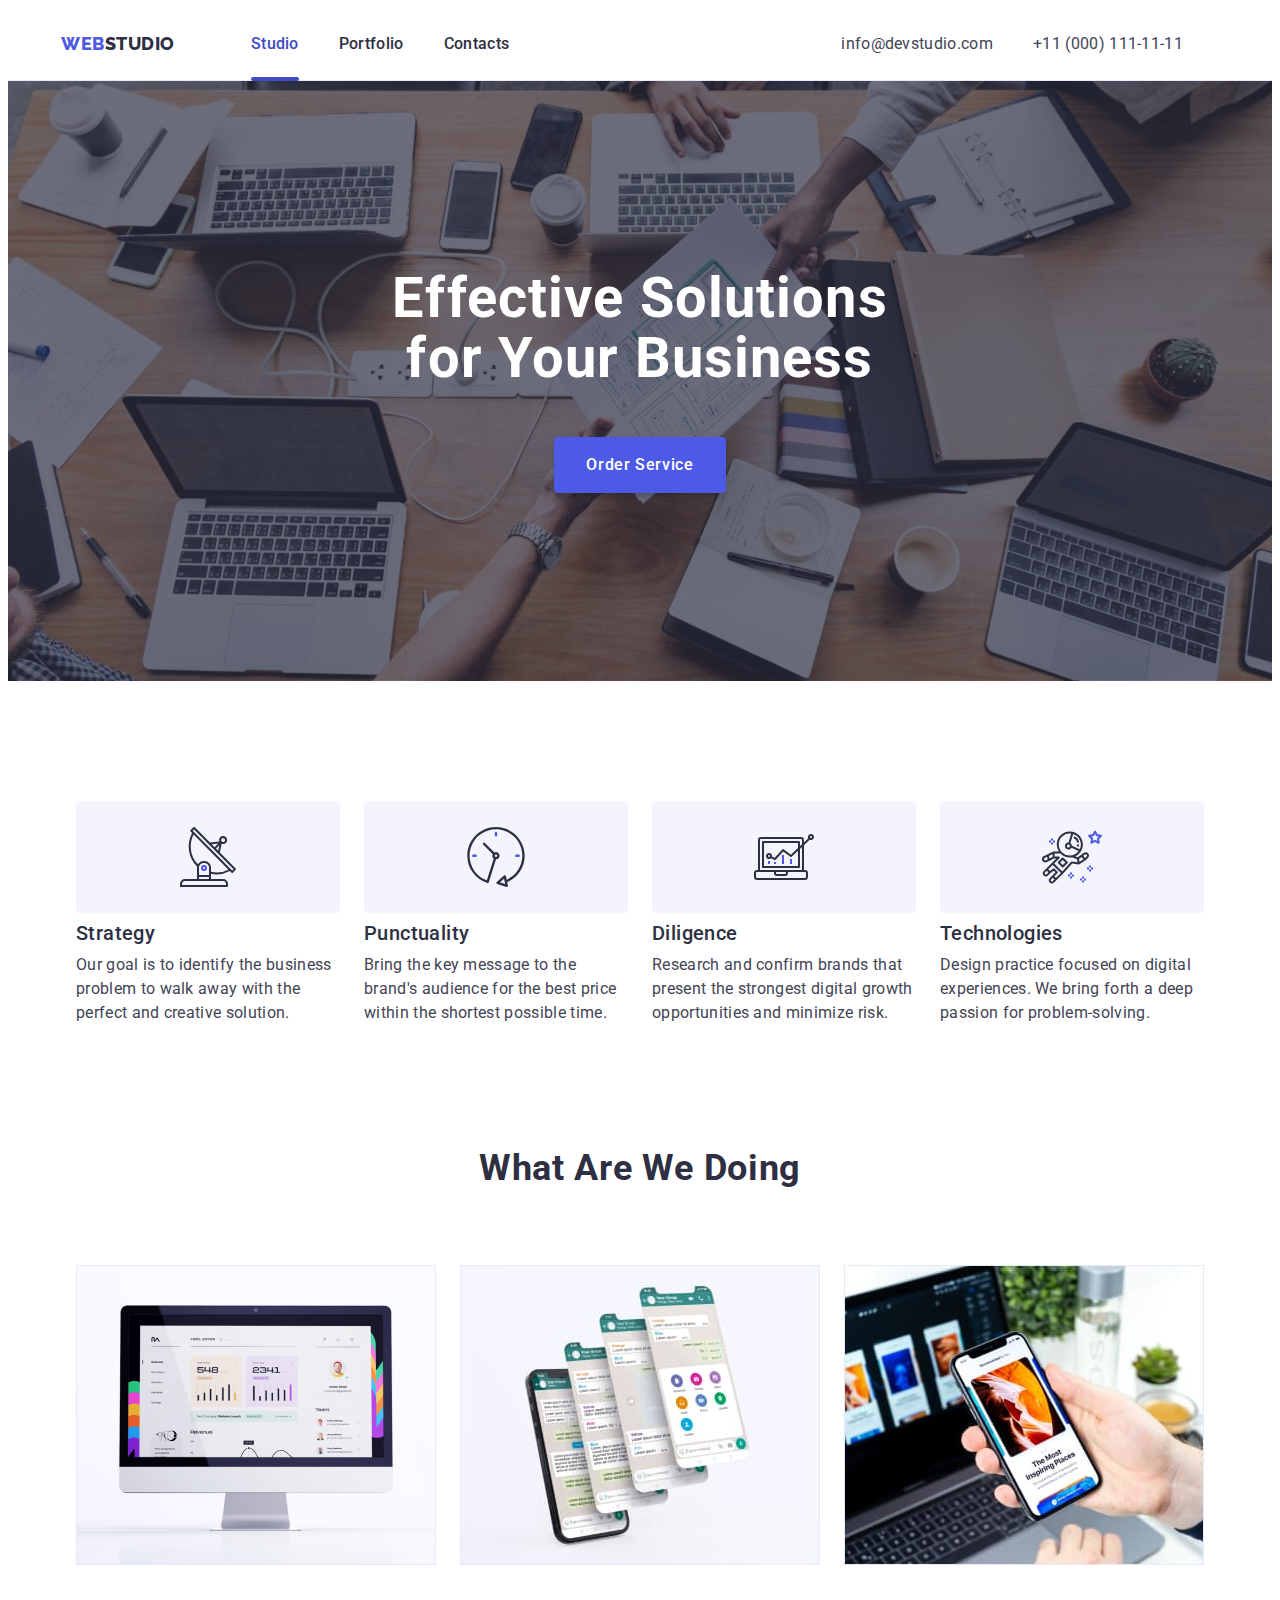
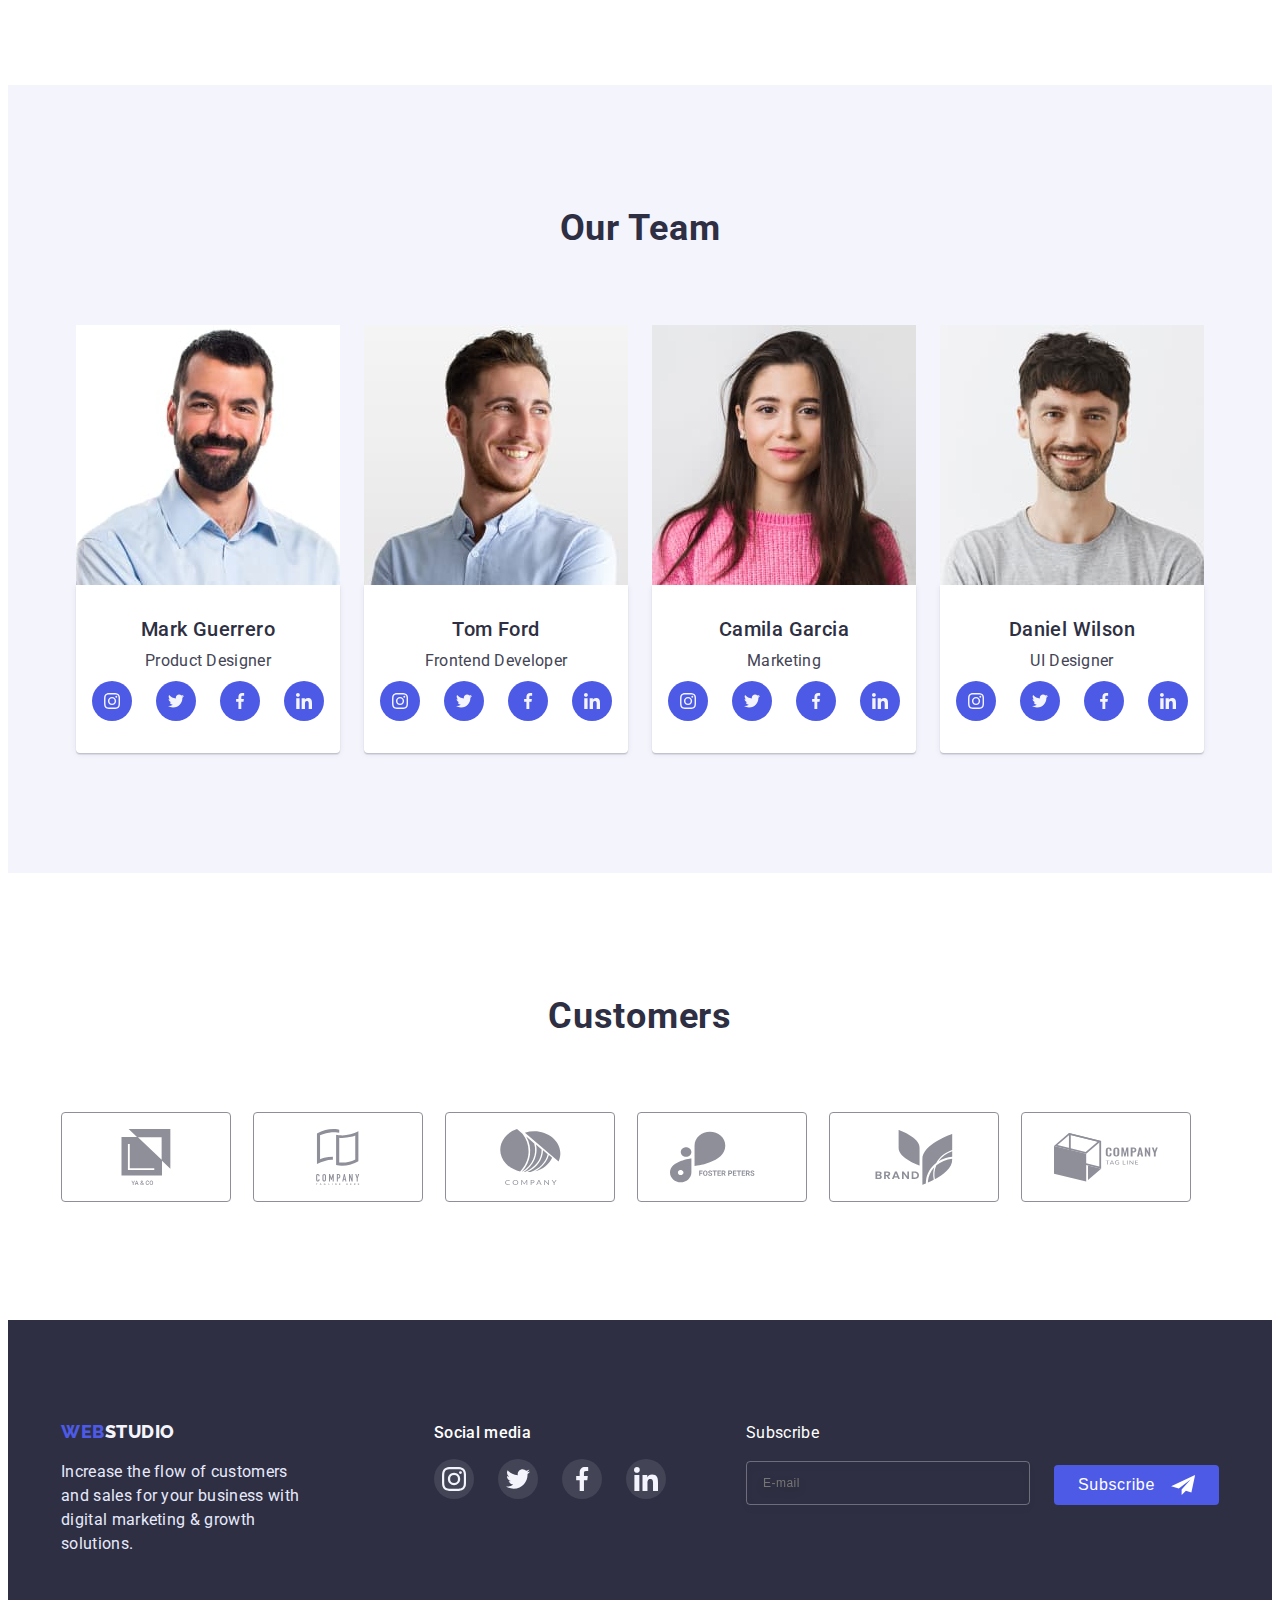
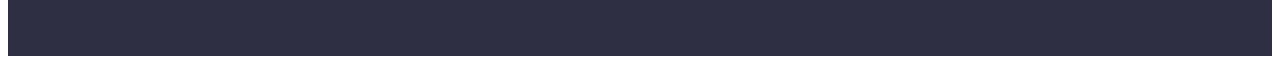
<file: index.html>
<!DOCTYPE html>
<html lang="en">
  <head>
    <meta charset="UTF-8" />
    <meta http-equiv="X-UA-Compatible" content="IE=edge" />
    <meta name="viewport" content="width=device-width, initial-scale=1.0" />
    <title>Webstudio</title>
    <link rel="preconnect" href="https://fonts.googleapis.com" />
    <link rel="preconnect" href="https://fonts.gstatic.com" crossorigin />
    <link
      href="https://fonts.googleapis.com/css2?family=Raleway:wght@800&family=Roboto:wght@400;500;700&display=swap"
      rel="stylesheet"
    />
    <link
      rel="stylesheet"
      href="https://cdnjs.cloudflare.com/ajax/libs/modern-normalize/1.1.0/modern-normalize.min.css"
      integrity="sha512-wpPYUAdjBVSE4KJnH1VR1HeZfpl1ub8YT/NKx4PuQ5NmX2tKuGu6U/JRp5y+Y8XG2tV+wKQpNHVUX03MfMFn9Q=="
      crossorigin="anonymous"
      referrerpolicy="no-referrer"
    />
    <link rel="stylesheet" href="./css/styles.css" />
  </head>

  <body>
    <header class="header">
      <div class="container header-container">
        <nav class="header-nav">
          <a href="./index.html" class="logo-link link"
            ><span class="accent">WEB</span>STUDIO</a
          >
          <ul class="header-list list">
            <li class="header-item">
              <a href="./index.html" class="header-link link current">Studio</a>
            </li>
            <li class="header-item">
              <a href="./porfolio.html" class="header-link link">Portfolio</a>
            </li>
            <li class="header-item">
              <a href="#Contacts" class="header-link link">Contacts</a>
            </li>
          </ul>
        </nav>

        <address>
          <ul class="header-address">
            <li class="list">
              <a href="mailto:info@devstudio.com" class="contact link"
                >info@devstudio.com</a
              >
            </li>
            <li class="list">
              <a href="tel:+110001111111" class="contact link"
                >+11 (000) 111-11-11</a
              >
            </li>
          </ul>
        </address>
      </div>
    </header>

    <main>
      <section class="hero section">
        <div class="container hero-container">
          <h1 class="hero-title">Effective Solutions for Your Business</h1>
        </div>
        <!--Открыть модальное окно-->

        <button type="button" class="hero-btn" data-modal-open>
          Order Service
        </button>
      </section>

      <!--section about-->

      <section class="section about">
        <div class="container">
          <h2 class="visually-hidden">Feature</h2>

          <ul class="section-list list">
            <li class="section-item">
              <div class="section-item-pics">
                <svg class="section-icons-pics">
                  <use href="./images/icons.svg#icon-antenna"></use>
                </svg>
              </div>
              <h3 class="section-subtitle">Strategy</h3>
              <p class="section-text">
                Our goal is to identify the business problem to walk away with
                the perfect and creative solution.
              </p>
            </li>
            <li class="section-item">
              <div class="section-item-pics">
                <svg class="section-icons-pics">
                  <use href="./images/icons.svg#icon-clock"></use>
                </svg>
              </div>
              <h3 class="section-subtitle">Punctuality</h3>
              <p class="section-text">
                Bring the key message to the brand's audience for the best price
                within the shortest possible time.
              </p>
            </li>
            <li class="section-item">
              <div class="section-item-pics">
                <svg class="section-icons-pics">
                  <use href="./images/icons.svg#icon-diagram"></use>
                </svg>
              </div>
              <h3 class="section-subtitle">Diligence</h3>
              <p class="section-text">
                Research and confirm brands that present the strongest digital
                growth opportunities and minimize risk.
              </p>
            </li>
            <li class="section-item">
              <div class="section-item-pics">
                <svg class="section-icons-pics">
                  <use href="./images/icons.svg#icon-astronaut"></use>
                </svg>
              </div>
              <h3 class="section-subtitle">Technologies</h3>
              <p class="section-text">
                Design practice focused on digital experiences. We bring forth a
                deep passion for problem-solving.
              </p>
            </li>
          </ul>
        </div>
      </section>

      <!-- section-what we are doing -->

      <section class="section">
        <div class="container">
          <h2 class="section-title">What are we doing</h2>
          <ul class="section-list">
            <li class="section-item-pictures list">
              <img
                src="./images/whatwearedoing1.jpg"
                alt="imac desktop"
                width="360"
                height="300"
              />
            </li>
            <li class="section-item-pictures list">
              <img
                src="./images/whatwearedoing2.jpg"
                alt="four iphone screens "
                width="360"
                height="300"
              />
            </li>
            <li class="section-item-pictures list">
              <img
                src="./images/whatwearedoing3.jpg"
                alt="iphone in hand and laptop on the table"
                width="360"
                height="300"
              />
            </li>
          </ul>
        </div>
      </section>

      <!-- section-our-team -->

      <section class="section-our-team">
        <div class="container">
          <h2 class="section-title">Our Team</h2>
          <ul class="section-list list">
            <li class="section-item">
              <img
                src="./images/ourteam1.jpg"
                alt="smiling man with beard"
                width="264"
                height="260"
              />
              <div class="our-team-container">
                <h3 class="section-subtitle">Mark Guerrero</h3>
                <p class="section-text">Product Designer</p>

                <ul class="soc-list list">
                  <li class="soc-item">
                    <a href="" class="soc-link link">
                      <svg class="soc-icon" width="16" height="16">
                        <use href="./images/icons.svg#icon-instagram"></use>
                      </svg>
                    </a>
                  </li>
                  <li class="soc-item">
                    <a href="" class="soc-link link">
                      <svg class="soc-icon" width="16" height="16">
                        <use href="./images/icons.svg#icon-twitter"></use>
                      </svg>
                    </a>
                  </li>
                  <li class="soc-item">
                    <a href="" class="soc-link link">
                      <svg class="soc-icon" width="16" height="16">
                        <use href="./images/icons.svg#icon-facebook"></use>
                      </svg>
                    </a>
                  </li>
                  <li class="soc-item">
                    <a href="" class="soc-link link">
                      <svg class="soc-icon" width="16" height="16">
                        <use href="./images/icons.svg#icon-linkedin"></use>
                      </svg>
                    </a>
                  </li>
                </ul>
              </div>
            </li>
            <li class="section-item">
              <img
                src="./images/ourteam2.jpg"
                alt="smiling young man looks in side"
                width="264"
                height="260"
              />
              <div class="our-team-container">
                <h3 class="section-subtitle">Tom Ford</h3>
                <p class="section-text">Frontend Developer</p>
                <ul class="soc-list list">
                  <li class="soc-item">
                    <a href="" class="soc-link link">
                      <svg class="soc-icon" width="16" height="16">
                        <use href="./images/icons.svg#icon-instagram"></use>
                      </svg>
                    </a>
                  </li>
                  <li class="soc-item">
                    <a href="" class="soc-link link">
                      <svg class="soc-icon" width="16" height="16">
                        <use href="./images/icons.svg#icon-twitter"></use>
                      </svg>
                    </a>
                  </li>
                  <li class="soc-item">
                    <a href="" class="soc-link link">
                      <svg class="soc-icon" width="16" height="16">
                        <use href="./images/icons.svg#icon-facebook"></use>
                      </svg>
                    </a>
                  </li>
                  <li class="soc-item">
                    <a href="" class="soc-link link">
                      <svg class="soc-icon" width="16" height="16">
                        <use href="./images/icons.svg#icon-linkedin"></use>
                      </svg>
                    </a>
                  </li>
                </ul>
              </div>
            </li>
            <li class="section-item">
              <img
                src="./images/ourteam3.jpg"
                alt="young woman in pink sweater"
                width="264"
                height="260"
              />
              <div class="our-team-container">
                <h3 class="section-subtitle">Camila Garcia</h3>
                <p class="section-text">Marketing</p>
                <ul class="soc-list list">
                  <li class="soc-item">
                    <a href="" class="soc-link link">
                      <svg class="soc-icon" width="16" height="16">
                        <use href="./images/icons.svg#icon-instagram"></use>
                      </svg>
                    </a>
                  </li>
                  <li class="soc-item">
                    <a href="" class="soc-link link">
                      <svg class="soc-icon" width="16" height="16">
                        <use href="./images/icons.svg#icon-twitter"></use>
                      </svg>
                    </a>
                  </li>
                  <li class="soc-item">
                    <a href="" class="soc-link link">
                      <svg class="soc-icon" width="16" height="16">
                        <use href="./images/icons.svg#icon-facebook"></use>
                      </svg>
                    </a>
                  </li>
                  <li class="soc-item">
                    <a href="" class="soc-link link">
                      <svg class="soc-icon" width="16" height="16">
                        <use href="./images/icons.svg#icon-linkedin"></use>
                      </svg>
                    </a>
                  </li>
                </ul>
              </div>
            </li>
            <li class="section-item">
              <img
                src="./images/ourteam4.jpg"
                alt="smiling young man"
                width="264"
                height="260"
              />
              <div class="our-team-container">
                <h3 class="section-subtitle">Daniel Wilson</h3>
                <p class="section-text">UI Designer</p>
                <ul class="soc-list list">
                  <li class="soc-item">
                    <a href="" class="soc-link link">
                      <svg class="soc-icon" width="16" height="16">
                        <use href="./images/icons.svg#icon-instagram"></use>
                      </svg>
                    </a>
                  </li>
                  <li class="soc-item">
                    <a href="" class="soc-link link">
                      <svg class="soc-icon" width="16" height="16">
                        <use href="./images/icons.svg#icon-twitter"></use>
                      </svg>
                    </a>
                  </li>
                  <li class="soc-item">
                    <a href="" class="soc-link link">
                      <svg class="soc-icon" width="16" height="16">
                        <use href="./images/icons.svg#icon-facebook"></use>
                      </svg>
                    </a>
                  </li>
                  <li class="soc-item">
                    <a href="" class="soc-link link">
                      <svg class="soc-icon" width="16" height="16">
                        <use href="./images/icons.svg#icon-linkedin"></use>
                      </svg>
                    </a>
                  </li>
                </ul>
              </div>
            </li>
          </ul>
        </div>
      </section>

      <!-- section-clients -->

      <section class="clients section">
        <div class="container">
          <h2 class="section-title">Customers</h2>
          <ul class="clients-list list">
            <li class="clients-items">
              <a href="" class="clients-link link">
                <svg class="clients-icon" width="104" height="56">
                  <use href="./images/icons.svg#icon-logo1"></use>
                </svg>
              </a>
            </li>
            <li class="clients-items">
              <a href="" class="clients-link link"
                ><svg class="clients-icon" width="104" height="56">
                  <use href="./images/icons.svg#icon-logo2"></use>
                </svg>
              </a>
            </li>
            <li class="clients-items">
              <a href="" class="clients-link link">
                <svg class="clients-icon" width="104" height="56">
                  <use href="./images/icons.svg#icon-logo3"></use>
                </svg>
              </a>
            </li>
            <li class="clients-items">
              <a href="" class="clients-link link"
                ><svg class="clients-icon" width="104" height="56">
                  <use href="./images/icons.svg#icon-logo4"></use>
                </svg>
              </a>
            </li>
            <li class="clients-items">
              <a href="" class="clients-link link"
                ><svg class="clients-icon" width="104" height="56">
                  <use href="./images/icons.svg#icon-logo5"></use>
                </svg>
              </a>
            </li>
            <li class="clients-items">
              <a href="" class="clients-link link"
                ><svg class="clients-icon" width="104" height="56">
                  <use href="./images/icons.svg#icon-logo6"></use>
                </svg>
              </a>
            </li>
          </ul>
        </div>
      </section>
    </main>

    <footer class="footer">
      <div class="container footer-container">
        <div class="footer-logo-section">
          <a href="./index.html" class="footer-logo-link link"
            ><span class="accent">WEB</span>STUDIO</a
          >
          <p class="footer-subtitle">
            Increase the flow of customers and sales for your business with
            digital marketing & growth solutions.
          </p>
        </div>
        <div class="footer-soc-icons">
          <h3 class="footer-section">Social media</h3>
          <ul class="footer-soc-list list">
            <li class="footer-soc-item">
              <a href="" class="footer-soc-link link">
                <svg class="footer-soc-icon" width="24" height="24">
                  <use href="./images/icons.svg#icon-instagram"></use>
                </svg>
              </a>
            </li>
            <li class="footer-soc-item">
              <a href="" class="footer-soc-link link">
                <svg class="footer-soc-icon" width="24" height="24">
                  <use href="./images/icons.svg#icon-twitter"></use>
                </svg>
              </a>
            </li>
            <li class="footer-soc-item">
              <a href="" class="footer-soc-link link">
                <svg class="footer-soc-icon" width="24" height="24">
                  <use href="./images/icons.svg#icon-facebook"></use>
                </svg>
              </a>
            </li>
            <li class="footer-soc-item">
              <a href="" class="footer-soc-link link">
                <svg class="footer-soc-icon" width="24" height="24">
                  <use href="./images/icons.svg#icon-linkedin"></use>
                </svg>
              </a>
            </li>
          </ul>
        </div>
          <form class="online-form">
            <div class="footer-online">
              <div class="subscribe-form">
                <label for="subscribe" class="footer-online-form">Subscribe</label>
                <input 
              type="email" 
              name="subscribe" 
              id="subscribe" 
              class="modal-input-online" placeholder="E-mail"></input>
              </div>
            
            <button type="submit" class="footer-btn">
            Subscribe
              <svg class="footer-btn-icon" width="" height="">
              <use href="./images/icons.svg#icon-send"></use>
              </svg>
            </button>
            </div>
          </form>
      </div>
    </footer>

    <!--Подключить модальное окно-->

    <div class="backdrop is-hidden" data-modal>
      <div class="modal">
        <button class="modal-close" data-modal-close type="button">
          <svg class="modal-close-icon" width="8" height="8">
            <use href="./images/icons.svg#icon-close1"></use>
          </svg>
        </button>
        <p class="modal-title">Leave your contacts and we will call you back</p>
        <form class="modal-form">
          <div class="modal-field">
          <label for="name" class="modal-input-title">Name</label>
            <div class="input-wrap">
              <input type="text" name="name" id="name" class="modal-input"></input>
              <svg class="modal-input-icon" width="18" height="18">
              <use href="./images/icons.svg#icon-person"></use>
              </svg>
            </div>
          </div>
          <div class="modal-field">
          <label for="phone" class="modal-input-title">Phone</label>
            <div class="input-wrap">
              <input type="tel" name="phone" id="phone" class="modal-input"></input>
              <svg class="modal-input-icon" width="18" height="18">
              <use href="./images/icons.svg#icon-phone"></use>
              </svg>
            </div>
          </div>
          <div class="modal-field">
          <label for="email" class="modal-input-title">Email</label>
            <div class="input-wrap">
              <input type="email" name="email" id="email" class="modal-input"></input>
              <svg class="modal-input-icon" width="18" height="18">
              <use href="./images/icons.svg#icon-email"></use>
              </svg>
            </div>
          </div>
          <div class="modal-field-commt">
          <label for="user-text" class="modal-input-title">Comment</label>
            <textarea class="modal-commt" name="user-text" id="user-text" cols="30" rows="10" placeholder="Text input"></textarea>
          
          </div>
          <div class="modal-field-agr modal-field">
              <input 
              type="checkbox" 
              name="policy" 
              id="policy" 
              class="modal-check visually-hidden" 
              value="true"
              required></input>
              <label for="policy" class="modal-policy">   I accept the terms and conditions of the <span class="accent"> Privacy Policy</span>
              </label>
              
          </div>
          <div class="modal-field-btn">
          <button type="submit" class="input-btn input-btn-text">
            Send
          </button>
          </div>

        </form>
      </div>
    </div>

    <script src="./js/modal.js"></script>
  </body>
</html>
</file>
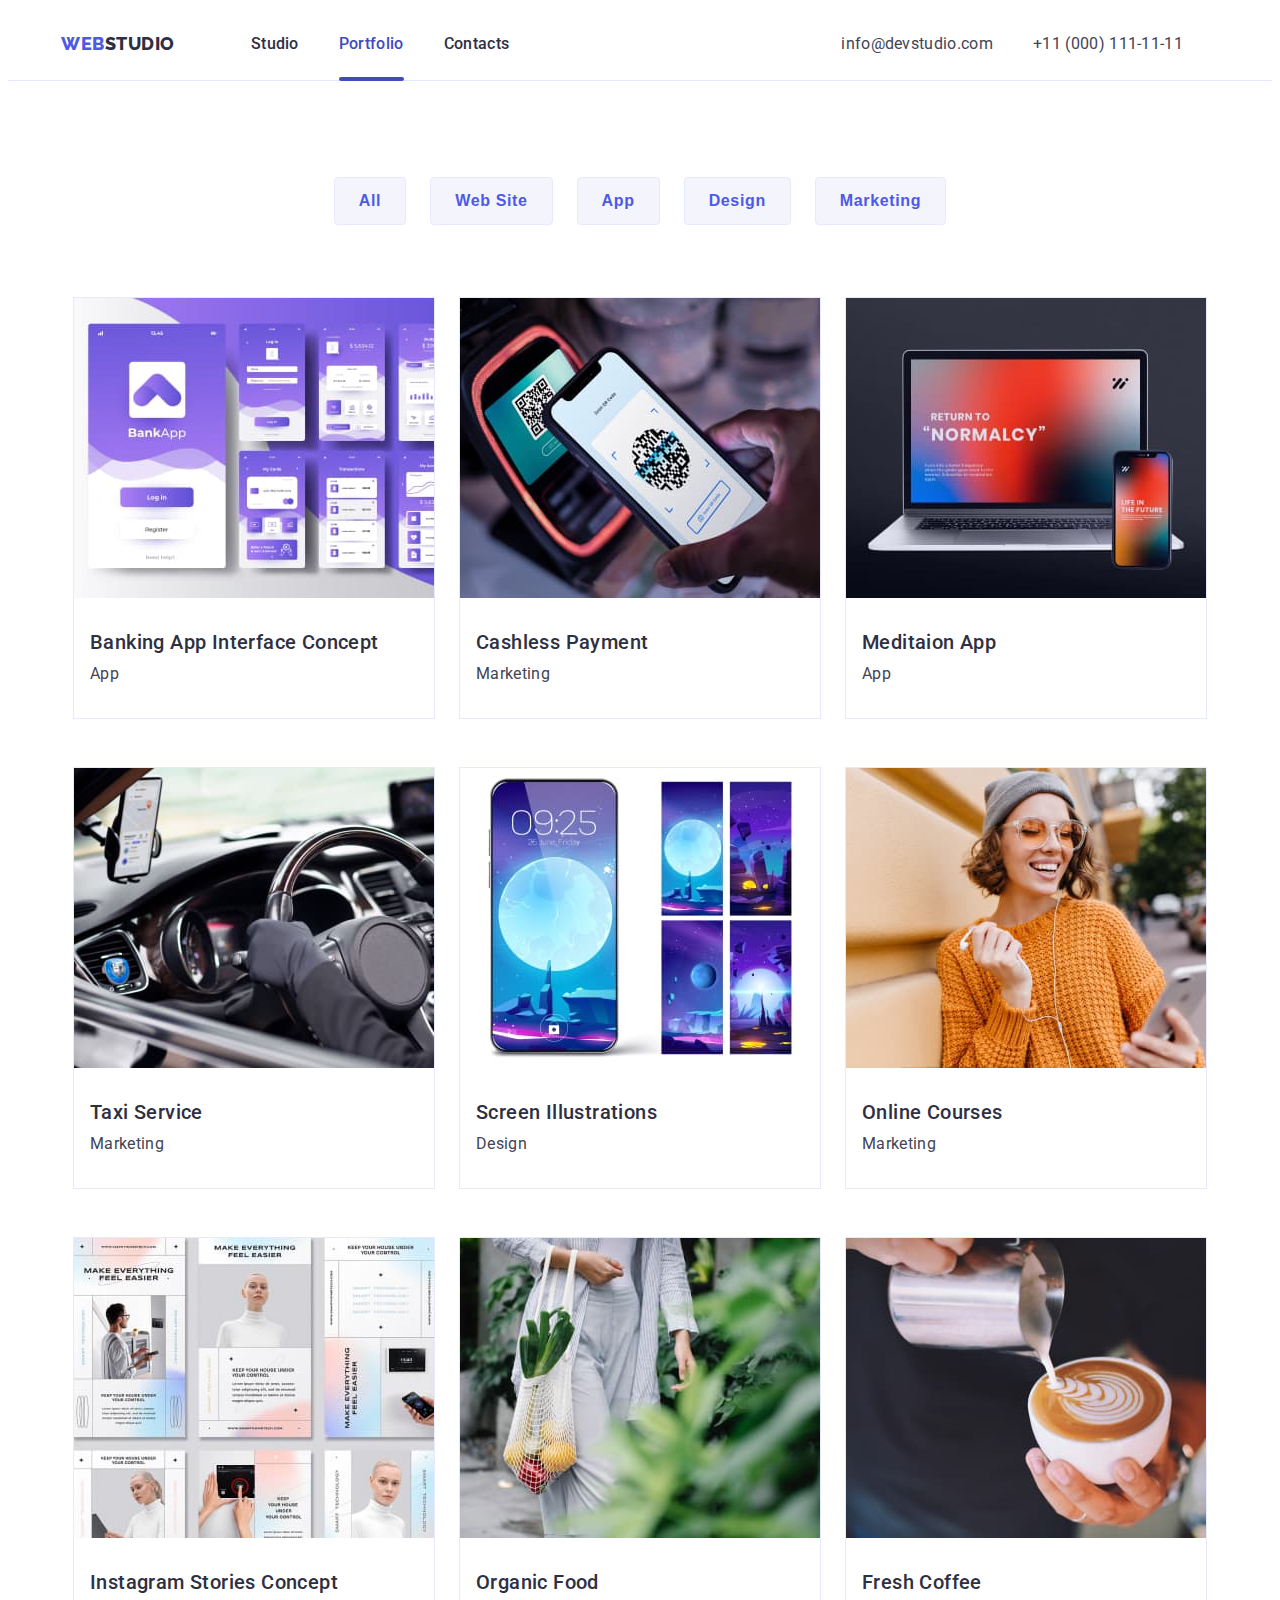
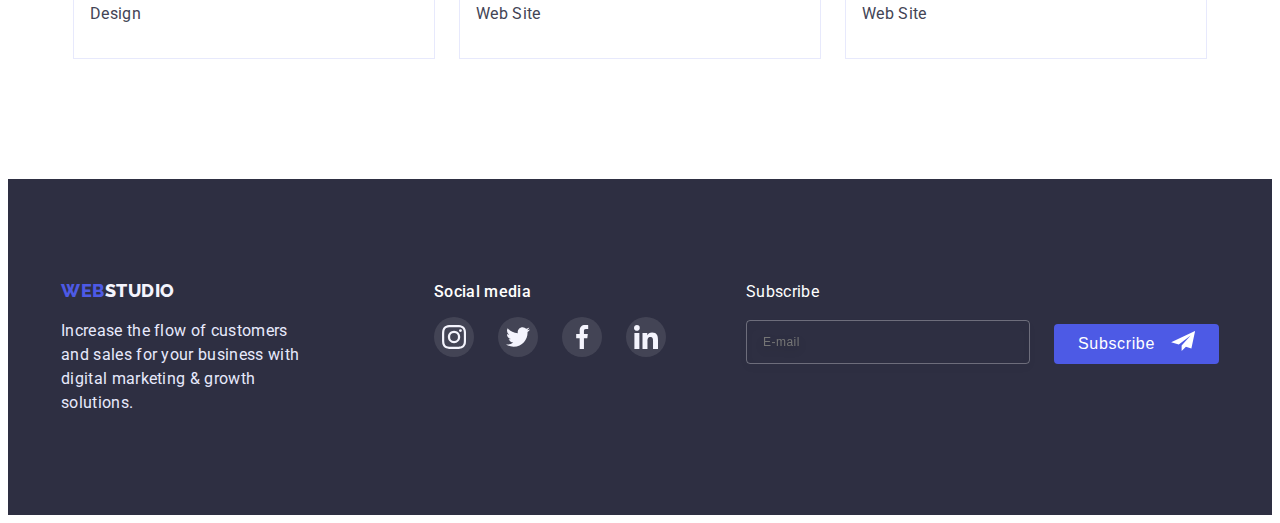
<file: porfolio.html>
<!DOCTYPE html>
<html lang="en">
  <head>
    <meta charset="UTF-8" />
    <meta http-equiv="X-UA-Compatible" content="IE=edge" />
    <meta name="viewport" content="width=device-width, initial-scale=1.0" />
    <title>Portfolio</title>
    <link rel="preconnect" href="https://fonts.googleapis.com" />
    <link rel="preconnect" href="https://fonts.gstatic.com" crossorigin />
    <link
      href="https://fonts.googleapis.com/css2?family=Raleway:wght@800&family=Roboto:wght@400;500;700&display=swap"
      rel="stylesheet"
    />
    <link
      rel="stylesheet"
      href="https://cdnjs.cloudflare.com/ajax/libs/modern-normalize/1.1.0/modern-normalize.min.css"
      integrity="sha512-wpPYUAdjBVSE4KJnH1VR1HeZfpl1ub8YT/NKx4PuQ5NmX2tKuGu6U/JRp5y+Y8XG2tV+wKQpNHVUX03MfMFn9Q=="
      crossorigin="anonymous"
      referrerpolicy="no-referrer"
    />
    <link rel="stylesheet" href="./css/styles.css" />
  </head>

  <body>
    <header class="header">
      <div class="container header-container">
        <nav class="header-nav">
          <a href="./index.html" class="logo-link link"
            ><span class="accent">WEB</span>STUDIO</a
          >
          <ul class="header-list list">
            <li class="header-item">
              <a href="./index.html" class="header-link link">Studio</a>
            </li>
            <li class="header-item">
              <a href="./porfolio.html" class="header-link link current"
                >Portfolio</a
              >
            </li>
            <li class="header-item">
              <a href="#Contacts" class="header-link link">Contacts</a>
            </li>
          </ul>
        </nav>

        <address>
          <ul class="header-address">
            <li class="list">
              <a href="mailto:info@devstudio.com" class="contact link"
                >info@devstudio.com</a
              >
            </li>
            <li class="list">
              <a href="tel:+110001111111" class="contact link"
                >+11 (000) 111-11-11</a
              >
            </li>
          </ul>
        </address>
      </div>
    </header>

    <main>
      <section class="section portfolio">
        <div class="container">
          <h1 class="portfolio-hero-title"></h1>
          <ul class="portfolio-btn-list">
            <li class="portfolio-section-item-btn list">
              <button type="button" class="portfolio-btn">All</button>
            </li>
            <li class="portfolio-section-item-btn list">
              <button type="button" class="portfolio-btn">Web Site</button>
            </li>
            <li class="portfolio-section-item-btn list">
              <button type="button" class="portfolio-btn">App</button>
            </li>
            <li class="portfolio-section-item-btn list">
              <button type="button" class="portfolio-btn">Design</button>
            </li>
            <li class="portfolio-section-item-btn list">
              <button type="button" class="portfolio-btn">Marketing</button>
            </li>
          </ul>

          <ul class="portfolio-section-list card-set">
            <li class="portfolio-section-item list">
              <a href="" class="portfolio-section-link link">
                <div class="portfolio-section-wrap">
                  <img
                    src="./images/portfolio1.jpg"
                    alt="banking apps"
                    width="360"
                    height="300"
                  />
                  <p class="portfolio-section-text">
                    14 Stylish and User-Friendly App Design Concepts · Task
                    Manager App · Calorie Tracker App · Exotic Fruit Ecommerce
                    App · Cloud Storage App
                  </p>
                </div>
                <div class="portfolio-cards">
                  <h2 class="section-subtitle">
                    Banking App Interface Concept
                  </h2>
                  <p class="section-text">App</p>
                </div>
              </a>
            </li>
            <li class="portfolio-section-item list">
              <a href="" class="portfolio-section-link link">
                <div class="portfolio-section-wrap">
                  <img
                    src="./images/portfolio2.jpg"
                    alt="cashless payment by phone"
                    width="360"
                    height="300"
                  />
                  <p class="portfolio-section-text">
                    14 Stylish and User-Friendly App Design Concepts · Task
                    Manager App · Calorie Tracker App · Exotic Fruit Ecommerce
                    App · Cloud Storage App
                  </p>
                </div>
                <div class="portfolio-cards">
                  <h2 class="section-subtitle">Cashless Payment</h2>
                  <p class="section-text">Marketing</p>
                </div>
              </a>
            </li>
            <li class="portfolio-section-item list">
              <a href="" class="portfolio-section-link link">
                <div class="portfolio-section-wrap">
                  <img
                    src="./images/portfolio3.jpg"
                    alt="laptop with the demonstration of app"
                    width="360"
                    height="300"
                  />
                  <p class="portfolio-section-text">
                    14 Stylish and User-Friendly App Design Concepts · Task
                    Manager App · Calorie Tracker App · Exotic Fruit Ecommerce
                    App · Cloud Storage App
                  </p>
                </div>
                <div class="portfolio-cards">
                  <h2 class="section-subtitle">Meditaion App</h2>
                  <p class="section-text">App</p>
                </div>
              </a>
            </li>
            <li class="portfolio-section-item list">
              <a href="" class="portfolio-section-link link">
                <div class="portfolio-section-wrap">
                  <img
                    src="./images/portfolio4.jpg"
                    alt="car inside"
                    width="360"
                    height="300"
                  />
                  <p class="portfolio-section-text">
                    14 Stylish and User-Friendly App Design Concepts · Task
                    Manager App · Calorie Tracker App · Exotic Fruit Ecommerce
                    App · Cloud Storage App
                  </p>
                </div>
                <div class="portfolio-cards">
                  <h2 class="section-subtitle">Taxi Service</h2>
                  <p class="section-text">Marketing</p>
                </div>
              </a>
            </li>
            <li class="portfolio-section-item list">
              <a href="" class="portfolio-section-link link">
                <div class="portfolio-section-wrap">
                  <img
                    src="./images/portfolio5.jpg"
                    alt="phone and four screens"
                    width="360"
                    height="300"
                  />
                  <p class="portfolio-section-text">
                    14 Stylish and User-Friendly App Design Concepts · Task
                    Manager App · Calorie Tracker App · Exotic Fruit Ecommerce
                    App · Cloud Storage App
                  </p>
                </div>
                <div class="portfolio-cards">
                  <h2 class="section-subtitle">Screen Illustrations</h2>
                  <p class="section-text">Design</p>
                </div>
              </a>
            </li>
            <li class="portfolio-section-item list">
              <a href="" class="portfolio-section-link link">
                <div class="portfolio-section-wrap">
                  <img
                    src="./images/portfolio6.jpg"
                    alt="girl in orange sweater"
                    width="360"
                    height="300"
                  />
                  <p class="portfolio-section-text">
                    14 Stylish and User-Friendly App Design Concepts · Task
                    Manager App · Calorie Tracker App · Exotic Fruit Ecommerce
                    App · Cloud Storage App
                  </p>
                </div>
                <div class="portfolio-cards">
                  <h2 class="section-subtitle">Online Courses</h2>
                  <p class="section-text">Marketing</p>
                </div>
              </a>
            </li>
            <li class="portfolio-section-item list">
              <a href="" class="portfolio-section-link link">
                <div class="portfolio-section-wrap">
                  <img
                    src="./images/portfolio7.jpg"
                    alt="screens with samples of stories"
                    width="360"
                    height="300"
                  />
                  <p class="portfolio-section-text">
                    14 Stylish and User-Friendly App Design Concepts · Task
                    Manager App · Calorie Tracker App · Exotic Fruit Ecommerce
                    App · Cloud Storage App
                  </p>
                </div>
                <div class="portfolio-cards">
                  <h2 class="section-subtitle">Instagram Stories Concept</h2>
                  <p class="section-text">Design</p>
                </div>
              </a>
            </li>
            <li class="portfolio-section-item list">
              <a href="" class="portfolio-section-link link">
                <div class="portfolio-section-wrap">
                  <img
                    src="./images/portfolio8.jpg"
                    alt="girl with vegitables and fruits in bag"
                    width="360"
                    height="300"
                  />
                  <p class="portfolio-section-text">
                    14 Stylish and User-Friendly App Design Concepts · Task
                    Manager App · Calorie Tracker App · Exotic Fruit Ecommerce
                    App · Cloud Storage App
                  </p>
                </div>
                <div class="portfolio-cards">
                  <h2 class="section-subtitle">Organic Food</h2>
                  <p class="section-text">Web Site</p>
                </div>
              </a>
            </li>
            <li class="portfolio-section-item list">
              <a href="" class="portfolio-section-link link">
                <div class="portfolio-section-wrap">
                  <img
                    src="./images/portfolio9.jpg"
                    alt="coffee in the cup"
                    width="360"
                    height="300"
                  />
                  <p class="portfolio-section-text">
                    14 Stylish and User-Friendly App Design Concepts · Task
                    Manager App · Calorie Tracker App · Exotic Fruit Ecommerce
                    App · Cloud Storage App
                  </p>
                </div>
                <div class="portfolio-cards">
                  <h2 class="section-subtitle">Fresh Coffee</h2>
                  <p class="section-text">Web Site</p>
                </div>
              </a>
            </li>
          </ul>
        </div>
      </section>
    </main>

    <footer class="footer">
      <div class="container footer-container">
        <div class="footer-logo-section">
          <a href="./index.html" class="footer-logo-link link"
            ><span class="accent">WEB</span>STUDIO</a
          >
          <p class="footer-subtitle">
            Increase the flow of customers and sales for your business with
            digital marketing & growth solutions.
          </p>
        </div>
        <div class="footer-soc-icons">
          <h3 class="footer-section">Social media</h3>
          <ul class="footer-soc-list list">
            <li class="footer-soc-item">
              <a href="" class="footer-soc-link link">
                <svg class="footer-soc-icon" width="24" height="24">
                  <use href="./images/icons.svg#icon-instagram"></use>
                </svg>
              </a>
            </li>
            <li class="footer-soc-item">
              <a href="" class="footer-soc-link link">
                <svg class="footer-soc-icon" width="24" height="24">
                  <use href="./images/icons.svg#icon-twitter"></use>
                </svg>
              </a>
            </li>
            <li class="footer-soc-item">
              <a href="" class="footer-soc-link link">
                <svg class="footer-soc-icon" width="24" height="24">
                  <use href="./images/icons.svg#icon-facebook"></use>
                </svg>
              </a>
            </li>
            <li class="footer-soc-item">
              <a href="" class="footer-soc-link link">
                <svg class="footer-soc-icon" width="24" height="24">
                  <use href="./images/icons.svg#icon-linkedin"></use>
                </svg>
              </a>
            </li>
          </ul>
        </div>
        <div>
          </div>
          
          <form class="online-form">
            <div class="footer-online">
              <div class="subscribe-form">
                <label for="subscribe" class="footer-online-form">Subscribe</label>
                <input 
            type="text" 
            name="subscribe" 
            id="subscribe" 
            class="modal-input-online" placeholder="E-mail" value=""></input>
              </div>
            
            <button type="submit" class="footer-btn">
            Subscribe <span>
              <svg class="footer-btn-icon" width="" height="">
              <use href="./images/icons.svg#icon-send"></use>
              </svg></span>
          </button>
        </div>
          </form>
        </div>
      </div>
    </footer>

  </body>
</html>
</file>
<file: css/styles.css>
:root {
  --main-colour: #2e2f42;
  --second-colour: #434455;
  --main-background-colour: #ffffff;
  --second-background-colour: #f4f4fd;
  --btn-background-colour: #4d5ae5;
  --btn-background-active: #404bbf;
  --footer-subtitle-colour: #e7e9fc;
}

.visually-hidden {
  position: absolute;
  white-space: nowrap;
  width: 1px;
  height: 1px;
  overflow: hidden;
  border: 0;
  padding: 0;
  clip: rect(0 0 0 0);
  clip-path: inset(50%);
}

body {
  font-family: "Roboto", sans-serif;
  font-size: 16px;
  color: var(--main-colour);
}

h1,
h2,
h3,
h4,
h5,
h6,
p {
  margin: 0;
}

ul {
  margin: 0;
  padding-left: 0;
}

button {
  cursor: pointer;
}

img {
  display: block;
}

.list {
  list-style: none;
}
.link {
  text-decoration: none;
}

.container {
  width: 1158px;
  padding-left: 15px;
  padding-right: 15px;
  margin-left: auto;
  margin-right: auto;
}

.our-team-container {
  text-align: center;
  padding-top: 32px;
  padding-bottom: 32px;
  background-color: var(--main-background-colour);
  box-shadow: 0px 1px 6px rgba(46, 47, 66, 0.08),
    0px 1px 1px rgba(46, 47, 66, 0.16), 0px 2px 1px rgba(46, 47, 66, 0.08);
  border-radius: 0px 0px 4px 4px;
}

.header {
  background-color: var(--main-background-colour);
  padding-top: 24px;
  padding-bottom: 24px;
  border-bottom: 1px solid var(--footer-subtitle-colour);
}
.header-nav {
  font-weight: 500;
  font-size: 16px;
  line-height: 1.5;
  letter-spacing: 0.02em;
  color: var(--main-colour);
  display: flex;
  align-items: center;
}
.header-container {
  display: flex;
  align-items: center;
}
.header-address {
  display: flex;
  align-items: center;
  gap: 40px;
  margin-left: 332px;
}
.accent {
  color: var(--btn-background-colour);
}
.logo-link {
  font-family: "Raleway";
  font-weight: 800;
  font-size: 18px;
  line-height: 1.33;
  display: flex;
  align-items: center;
  letter-spacing: 0.03em;
  text-transform: uppercase;
  color: var(--main-colour);
  margin-right: 76px;
}

.header-list {
  display: flex;
  gap: 40px;
}

.header-link {
  font-weight: 500;
  line-height: 1.5;
  letter-spacing: 0.02em;
  color: var(--main-colour);

  transition-property: color;
  transition-duration: 250ms;
  transition-timing-function: cubic-bezier(0.4, 0, 0.2, 1);
}
.header-link:hover {
  color: var(--btn-background-active);
}
.current {
  color: var(--btn-background-active);
  position: relative;
}
.current::after {
  content: "";
  position: absolute;
  left: 0;
  bottom: -28px;
  width: 100%;
  height: 4px;
  border-radius: 2px;
  background-color: var(--btn-background-active);
}

.contact {
  font-style: normal;
  line-height: 1.5;
  letter-spacing: 0.02em;
  color: var(--second-colour);

  transition-property: color;
  transition-duration: 250ms;
  transition-timing-function: cubic-bezier(0.4, 0, 0.2, 1);
}
.contact:hover {
  color: var(--btn-background-colour);
}

.section {
  padding-top: 120px;
  padding-bottom: 120px;
}
.hero {
  background-color: var(--main-colour);
  background-image: linear-gradient(
      rgba(46, 47, 66, 0.7),
      rgba(46, 47, 66, 0.7)
    ),
    url(../images/hero-bg.jpg);
  background-position: center;
  background-size: cover;
  background-repeat: no-repeat;
  text-align: center;
  padding-top: 188px;
  padding-bottom: 188px;
  max-width: 1440px;
  margin: 0 auto;
}
.hero-title {
  font-size: 56px;
  line-height: 1.07;
  text-align: center;
  letter-spacing: 0.02em;
  color: var(--main-background-colour);
  min-width: 494px;
  margin-bottom: 48px;
  width: 500px;
  margin-left: auto;
  margin-right: auto;
}
.hero-btn {
  border: none;
  font-family: inherit;
  font-weight: 500;
  font-size: 16px;
  line-height: 1.5;
  letter-spacing: 0.04em;
  color: var(--main-background-colour);
  background-color: var(--btn-background-colour);
  cursor: pointer;
  padding: 16px 32px;
  min-width: 169px;
  height: 56px;
  background-color: var (--btn-background-colour);
  box-shadow: 0px 4px 4px rgba(0, 0, 0, 0.15);
  border-radius: 4px;

  transition-property: background-color, box-shadow;
  transition-duration: 250ms;
  transition-timing-function: cubic-bezier(0.4, 0, 0.2, 1);
}
.hero-btn:hover {
  background-color: var(--btn-background-active);
  box-shadow: 0px 4px 4px rgba(0, 0, 0, 0.15);
}

.about {
  padding-bottom: 0;
}
.section-our-team {
  background-color: var(--second-background-colour);
  padding-top: 120px;
  padding-bottom: 120px;
}
.section-title {
  font-size: 36px;
  line-height: 1.33;
  text-align: center;
  letter-spacing: 0.02em;
  text-transform: capitalize;
  color: var(--main-colour);
  margin-bottom: 72px;
}

.section-list {
  display: flex;
  justify-content: center;
  gap: 24px;
}
.section-item {
  width: 264px;
}

.section-subtitle {
  font-weight: 500;
  font-size: 20px;
  line-height: 1.2;
  letter-spacing: 0.02em;
  color: var(--main-colour);
  margin-bottom: 8px;
}
.section-text {
  line-height: 1.5;
  letter-spacing: 0.02em;
  color: var(--second-colour);
}

.section-item-pics {
  display: flex;
  align-items: center;
  justify-content: center;
  width: 264px;
  height: 112px;
  background-color: var(--second-background-colour);
  border-radius: 4px;
  margin-bottom: 8px;
}

.section-icons-pics {
  width: 60px;
  height: 64px;
}

.soc-list {
  display: flex;
  justify-content: center;
  gap: 24px;
  margin-top: 8px;
}
.soc-item {
  width: 40px;
  height: 40px;
}
.soc-link {
  width: 100%;
  height: 100%;
  background-color: var(--btn-background-colour);
  display: flex;
  align-items: center;
  justify-content: center;
  border-radius: 50%;

  transition-property: background-color;
  transition-duration: 250ms;
  transition-timing-function: cubic-bezier(0.4, 0, 0.2, 1);
}

.soc-link:hover {
  background-color: var(--btn-background-active);
}
.soc-link:focus {
  background-color: var(--btn-background-active);
}

/* section-clients */

.clients-list {
  display: flex;
  gap: 24px;
}
.clients-items {
  width: 168px;
  height: 88px;
}
.clients-link {
  width: 100%;
  height: 100%;
  border: 1px solid #8e8f99;
  display: flex;
  align-items: center;
  justify-content: center;
  border-radius: 4px;

  fill: #8e8f99;

  transition-property: border-color, fill;
  transition-duration: 250ms;
  transition-timing-function: cubic-bezier(0.4, 0, 0.2, 1);
}

.clients-link:hover {
  border-color: var(--btn-background-active);
  fill: var(--btn-background-active);
}
.clients-link:focus {
  border-color: var(--btn-background-active);
  fill: var(--btn-background-active);
}
.clients-icon:hover {
  fill: var(--btn-background-active);
}
.clients-link:focus {
  fill: var(--btn-background-active);
}

/* footer */

.footer {
  background-color: var(--main-colour);
  padding-top: 100px;
  padding-bottom: 100px;
}
.footer-container {
  display: flex;
  align-items: baseline;
}
.footer-logo-section {
  max-width: 264px;
  margin: (20px 20px);
  margin-right: 120px;
}

.footer-logo-link {
  font-family: "Raleway";
  font-weight: 800;
  font-size: 18px;
  line-height: 1.33;
  letter-spacing: 0.03em;
  text-transform: uppercase;
  color: var(--second-background-colour);
  margin-bottom: 16px;
}
.footer-subtitle {
  line-height: 1.5;
  letter-spacing: 0.02em;
  color: var(--footer-subtitle-colour);
  margin-top: 16px;
}

.footer-section {
  font-weight: 500;
  font-size: 16px;
  line-height: 1.2;
  letter-spacing: 0.02em;
  color: var(--main-background-colour);
  margin-bottom: 16px;
}
.footer-soc-icons {
  margin-right: 80px;
}
.footer-soc-list {
  display: flex;
  justify-content: center;
  gap: 24px;
}
.footer-soc-item {
  width: 40px;
  height: 40px;
}
.footer-soc-link {
  width: 100%;
  height: 100%;
  background-color: rgba(255, 255, 255, 0.1);
  display: flex;
  align-items: center;
  justify-content: center;
  border-radius: 50%;

  transition-property: background-color;
  transition-duration: 250ms;
  transition-timing-function: cubic-bezier(0.4, 0, 0.2, 1);
}

.footer-soc-link:hover {
  background-color: #31d0aa;
}
.footer-soc-link:focus {
  background-color: #31d0aa;
}
.footer-online {
  display: flex;
  align-items: end;
  justify-content: center;
}
.online-form-input {
  background-color: transparent;
  border: 1px solid rgba(255, 255, 255, 0.3);
  filter: drop-shadow(0px 4px 4px rgba(0, 0, 0, 0.15));
  border-radius: 4px;
}
.footer-online-form {
  font-size: 16px;
  line-height: 1.5;
  letter-spacing: 0.02em;
  color: var(--main-background-colour);
}
.modal-input-online {
  width: 264px;
  height: 40px;
  border-radius: 4px;
  outline: transparent;
  padding-left: 16px;
  border: 1px solid rgba(255, 255, 255, 0.3);
  filter: drop-shadow(0px 4px 4px rgba(0, 0, 0, 0.15));
  border-radius: 4px;
  background: none;
  font-size: 12px;
  line-height: 2;
  display: flex;
  align-items: center;
  letter-spacing: 0.04em;
  color: var(--main-background-colour);
  margin-right: 24px;
  margin-top: 16px;

  transition-property: background-color, box-shadow;
  transition-duration: 250ms;
  transition-timing-function: cubic-bezier(0.4, 0, 0.2, 1);
}
.footer-btn {
  width: 165px;
  height: 40px;
  display: flex;
  flex-direction: row;
  justify-content: center;
  align-items: center;
  padding: 8px 24px;
  background: var(--btn-background-colour);
  border-radius: 4px;
  font-size: 16px;
  line-height: 1.5;
  letter-spacing: 0.04em;
  color: var(--main-background-colour);
  border: none;
}
.footer-btn-icon {
  margin-left: 16px;

  width: 24px;
  height: 20px;
}
.portfolio {
  padding-top: 96px;
}

.portfolio-btn-list {
  display: flex;
  justify-content: center;
  flex-wrap: wrap;
  column-gap: 24px;
  row-gap: 48px;
  margin-bottom: 72px;
}
.card-set {
  display: flex;
  flex-wrap: wrap;
}
.portfolio-cards {
  padding-top: 32px;
  padding-bottom: 32px;
  padding-left: 16px;
}
.portfolio-btn {
  font-weight: 600;
  font-size: 16px;
  line-height: 1.5;
  display: flex;
  align-items: center;
  text-align: center;
  letter-spacing: 0.04em;
  color: var(--btn-background-colour);
  background-color: var(--second-background-colour);
  cursor: pointer;
  background-color: var(--second-background-colour);
  border: 1px solid var(--footer-subtitle-colour);
  border-radius: 4px;
  height: 48px;
  padding: 12px 24px;

  transition-property: background-color, color, box-shadow;
  transition-duration: 250ms;
  transition-timing-function: cubic-bezier(0.4, 0, 0.2, 1);
}
.portfolio-btn:hover {
  background-color: var(--btn-background-colour);
  color: var(--main-background-colour);
  box-shadow: 0px 3px 1px rgba(0, 0, 0, 0.1), 0px 2px 1px rgba(0, 0, 0, 0.08),
    0px 2px 2px rgba(0, 0, 0, 0.12);
}
.portfolio-btn:focus {
  background-color: var(--btn-background-colour);
  color: var(--main-background-colour);
  box-shadow: 0px 3px 1px rgba(0, 0, 0, 0.1), 0px 2px 1px rgba(0, 0, 0, 0.08),
    0px 2px 2px rgba(0, 0, 0, 0.12);
}
.portfolio-btn:active {
  background-color: var(--btn-background-active);
  color: var(--main-background-colour);
}

.portfolio-section-list {
  display: flex;
  justify-content: center;
  flex-wrap: wrap;
  column-gap: 24px;
  row-gap: 48px;
}
.portfolio-section-item {
  background-color: var(--main-background-colour);
  width: 360px;
  border: 1px solid var(--footer-subtitle-colour);

  transition-property: background-color, box-shadow;
  transition-duration: 250ms;
  transition-timing-function: cubic-bezier(0.4, 0, 0.2, 1);
}
.portfolio-section-item:hover .portfolio-section-text {
  transform: translateY(0%);
}
.portfolio-section-item:focus .portfolio-section-text {
  transform: translateY(0%);
}
.portfolio-section-link {
  display: block;

  transition-property: box-shadow;
  transition-duration: 250ms;
  transition-timing-function: cubic-bezier(0.4, 0, 0.2, 1);
}
.portfolio-section-link:hover {
  box-shadow: 0px 1px 6px rgba(46, 47, 66, 0.08);
}
.portfolio-section-link:focus {
  box-shadow: 0px 1px 6px rgba(46, 47, 66, 0.08);
}
.portfolio-section-wrap {
  position: relative;
  overflow: hidden;
}
.portfolio-section-text {
  position: absolute;
  top: 0;
  font-size: 16px;
  line-height: 1.5;
  letter-spacing: 0.02em;
  color: var(--second-background-colour);
  padding: 40px 32px;
  background-color: var(--btn-background-colour);
  background-blend-mode: soft-light;
  mix-blend-mode: normal;
  height: 100%;
  transform: translateY(100%);
  transition: transform 250ms cubic-bezier(0.4, 0, 0.2, 1);
  overflow: auto;
}
.backdrop {
  position: fixed;
  width: 100%;
  height: 100%;
  top: 0%;
  background-color: rgba(46, 47, 66, 0.4);
  box-shadow: 0px 1px 1px rgba(0, 0, 0, 0.14), 0px 1px 3px rgba(0, 0, 0, 0.12),
    0px 2px 1px rgba(0, 0, 0, 0.2);
  border-radius: 4px;
  transition: opacity 250ms cubic-bezier(0.4, 0, 0.2, 1),
    visibility 250ms cubic-bezier(0.4, 0, 0.2, 1);
}
.modal {
  position: absolute;
  top: 50%;
  left: 50%;
  width: 408px;
  min-height: 584px;

  transform: translate(-50%, -50%);
  background: #ffffff;
  box-shadow: 0px 1px 1px rgba(0, 0, 0, 0.14), 0px 1px 3px rgba(0, 0, 0, 0.12),
    0px 2px 1px rgba(0, 0, 0, 0.2);
  border-radius: 4px;
  padding: 72px 24px 24px 24px;
  transition: transform 250ms cubic-bezier(0.4, 0, 0.2, 1);
}
.modal-title {
  font-weight: 500;
  line-height: 1.5;
  text-align: center;
  letter-spacing: 0.02em;
  color: #2e2f42;
  margin-bottom: 14px;
}
.modal-close {
  position: absolute;
  top: 24px;
  right: 24px;
  border-radius: 50%;
  padding: 0;
  background: transparent;
  width: 24px;
  height: 24px;
  background-color: var(--footer-subtitle-colour);
  border: none;

  transition: background-color;
  transition-duration: 250ms;
  transition-timing-function: cubic-bezier(0.4, 0, 0.2, 1);
}

.modal-close:is(:hover, :focus) {
  background-color: var(--btn-background-active);
}
.modal-close-icon {
  transition: fill;
  transition-duration: 250ms;
  transition-timing-function: cubic-bezier(0.4, 0, 0.2, 1);
  width: 8px;
  height: 8px;
}
.modal-close:is(:hover, :focus) .modal-close-icon {
  fill: var(--main-background-colour);
}

.modal-input {
  width: 100%;
  height: 40px;
  border-radius: 4px;
  outline: transparent;
  padding-left: 40px;
  border: 1px solid rgba(33, 33, 33, 0.2);
  border-radius: 4px;

  transition-property: background-color, box-shadow;
  transition-duration: 250ms;
  transition-timing-function: cubic-bezier(0.4, 0, 0.2, 1);
}
.modal-input:focus {
  border: 1px solid var(--btn-background-colour);
}
.modal-input:focus + .modal-input-icon {
  fill: var(--btn-background-colour);
}
.modal-input::placeholder {
  font-size: 12px;
  line-height: 1.33;
  letter-spacing: 0.04em;
  color: rgba(117, 117, 117, 0.5);
}
.modal-input-commt {
  width: 100%;
  height: 120px;
  border: 1px solid rgba(33, 33, 33, 0.2);
  border-radius: 4px;
  margin-bottom: 8px;
  padding-left: 16px;
  display: flex;
  flex-direction: row;
  align-items: flex-start;

  transition-property: background-color, box-shadow;
  transition-duration: 250ms;
  transition-timing-function: cubic-bezier(0.4, 0, 0.2, 1);
}
.modal-input-commt::placeholder {
  font-size: 12px;
  line-height: 1.33;
  letter-spacing: 0.04em;
  color: rgba(117, 117, 117, 0.5);
}

.modal-input-commt:focus {
  border: 1px solid var(--btn-background-colour);
}
.input-btn {
  display: flex;
  flex-direction: column;
  align-items: center;
  text-align: center;
  padding: 16px 32px;
  background: var(--btn-background-colour);
  box-shadow: 0px 4px 4px rgba(0, 0, 0, 0.15);
  border-radius: 4px;
  border: none;
  min-width: 169px;
  height: 56px;
  font-size: 16px;
  line-height: 1.5;

  letter-spacing: 0.04em;
  color: var(--main-background-colour);
}
.modal-input-title {
  margin-bottom: 4px;
  font-size: 12px;
  line-height: 1.33;
  letter-spacing: 0.04em;
  color: #8e8f99;
  display: block;
}
.modal-field {
  margin-bottom: 8px;
}
.modal-field-commt {
  margin-bottom: 16px;
}
.input-wrap {
  position: relative;
}
.modal-input-icon {
  position: absolute;
  left: 19px;
  top: 50%;
  transform: translateY(-50%);

  transition-property: background-color, box-shadow;
  transition-duration: 250ms;
  transition-timing-function: cubic-bezier(0.4, 0, 0.2, 1);
}
.modal-input-icon-policy {
  position: relative;
  top: 50%;
  transform: translateY(-50%);
  color: transparent;
}
.modal-field-btn {
  display: flex;
  justify-content: center;
}
.modal-field-agr {
  margin-bottom: 24px;
}
.modal-commt {
  display: block;
  width: 100%;
  height: 120px;
  border-radius: 4px;
  outline: transparent;
  padding-left: 40px;
  border: 1px solid rgba(33, 33, 33, 0.2);
  border-radius: 4px;
  padding: 10px;
  resize: none;

  transition-property: background-color, box-shadow;
  transition-duration: 250ms;
  transition-timing-function: cubic-bezier(0.4, 0, 0.2, 1);
}
.modal-commt::placeholder {
  font-size: 12px;
  line-height: 1.33;
  letter-spacing: 0.04em;
  color: rgba(117, 117, 117, 0.5);
}

.modal-commt:focus {
  border: 1px solid var(--btn-background-colour);
}
.is-hidden {
  opacity: 0;
  visibility: hidden;
  pointer-events: none;
}
.modal-policy {
  font-size: 12px;
  line-height: 1.33;
  letter-spacing: 0.04em;
  color: #757575;
  display: flex;
  margin-left: 4px;
}
.modal-policy::before {
  content: "";
  width: 16px;
  height: 16px;
  border: 1.25px solid #2e2f42;
  border-radius: 2px;
  display: block;
  margin-right: 8px;

  transition-property: background-color, box-shadow;
  transition-duration: 250ms;
  transition-timing-function: cubic-bezier(0.4, 0, 0.2, 1);
}
.modal-check:checked + .modal-policy::before {
  left: 19px;
  background-color: var(--btn-background-active);
  border: none;
  background-image: url(../images/check.svg);
  background-position: center;
  background-repeat: no-repeat;
}
.backdrop.is-hidden.modal {
  transform: translate(-50%, -50%) scale(0);
}
</file>
